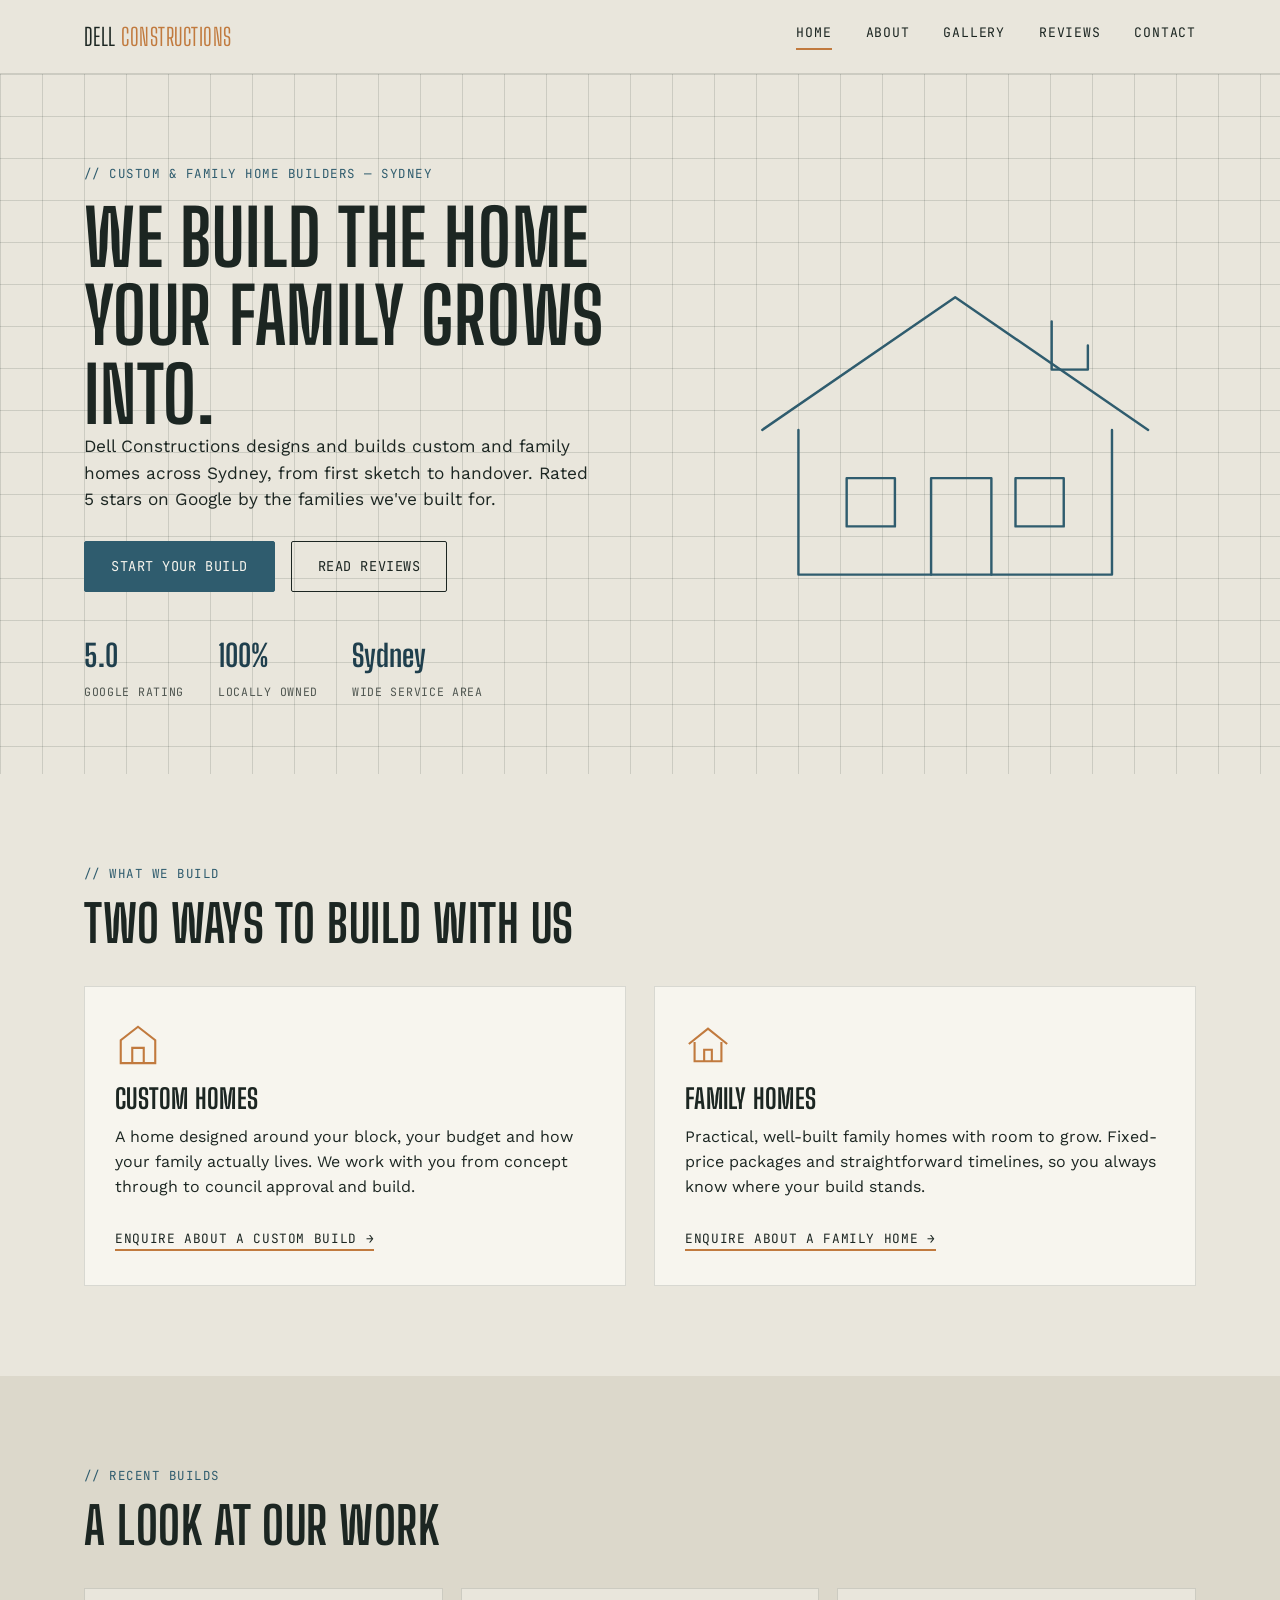
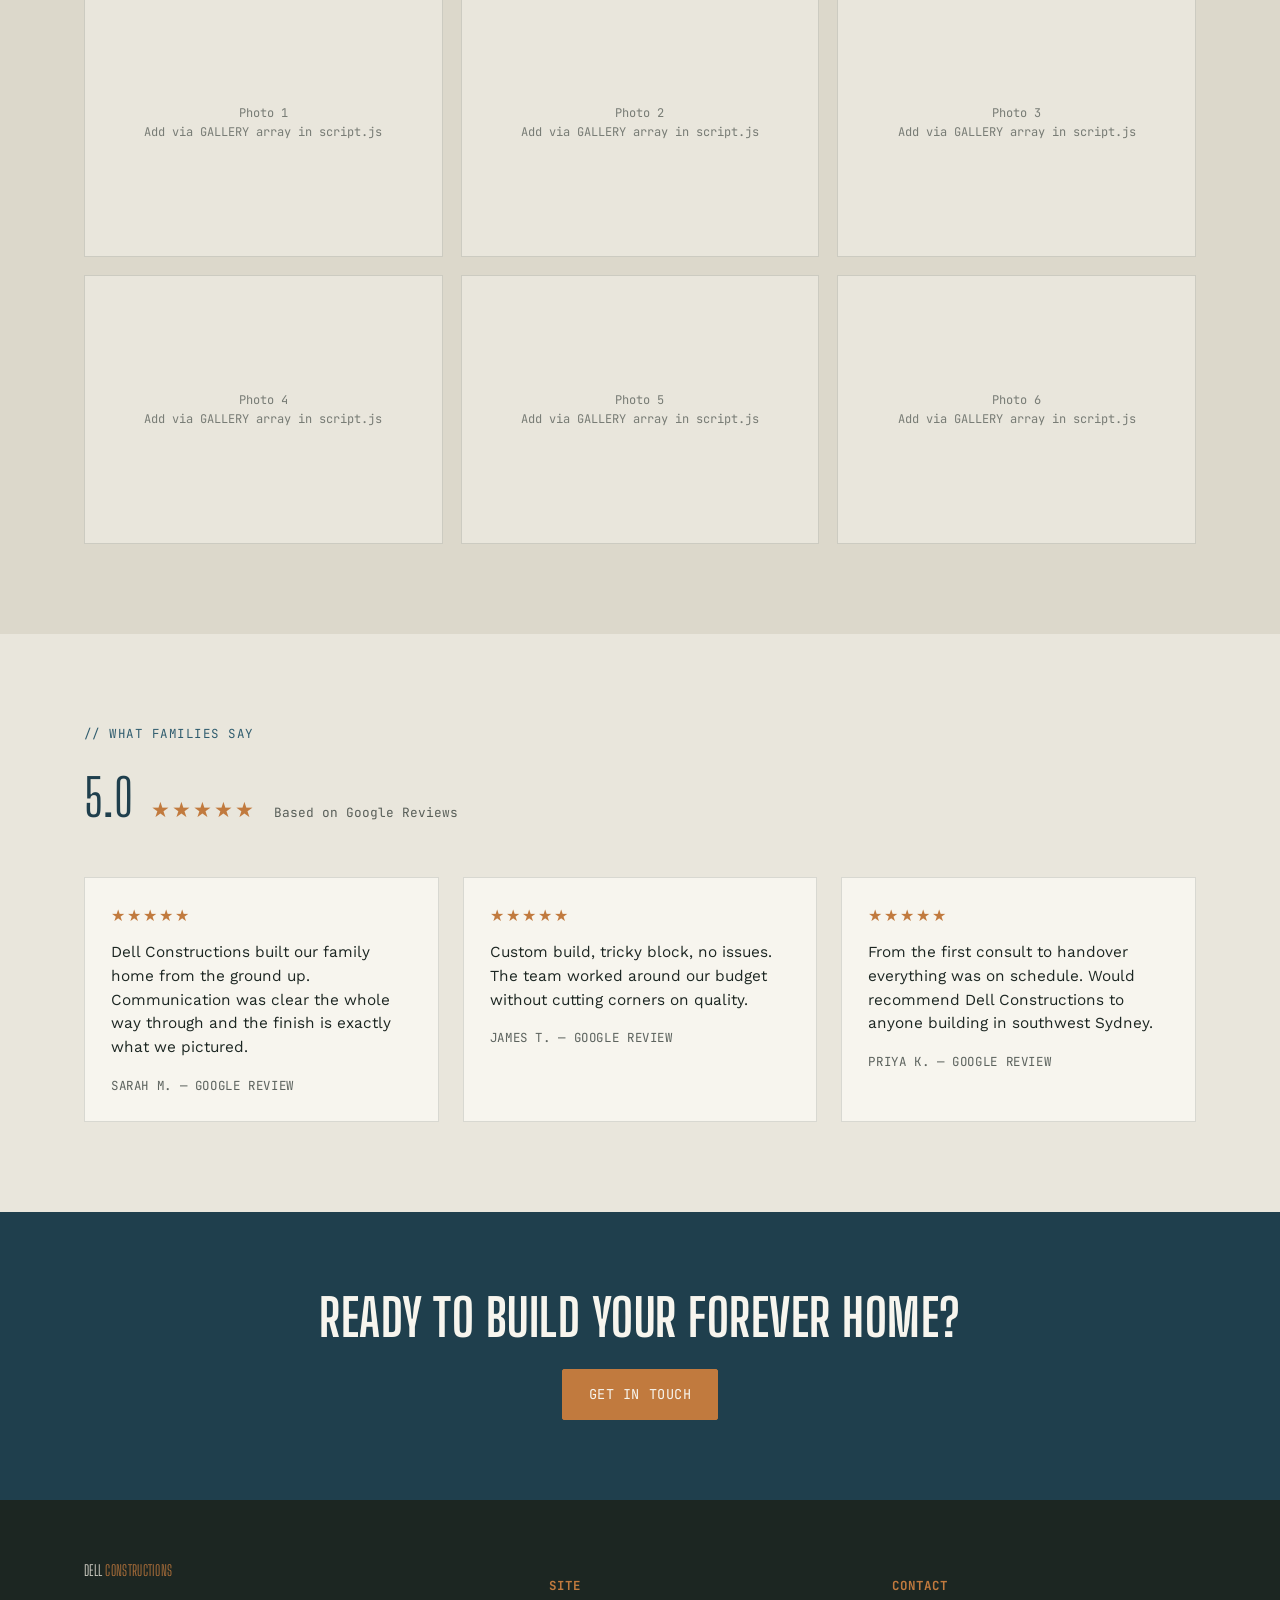
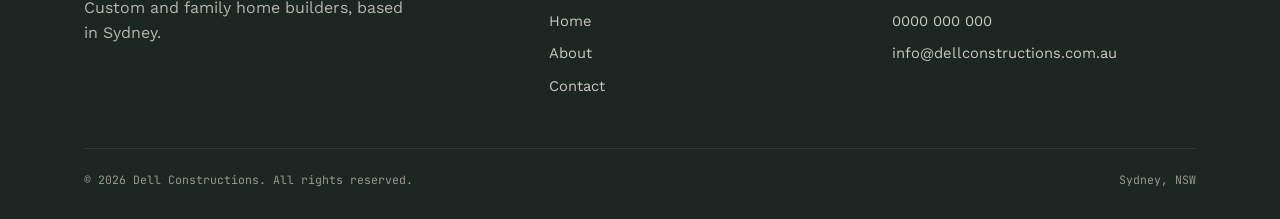
<file: index.html>
<!DOCTYPE html>
<html lang="en">
<head>
<meta charset="UTF-8">
<meta name="viewport" content="width=device-width, initial-scale=1.0">
<title>Dell Constructions | Custom &amp; Family Home Builders</title>
<meta name="description" content="Dell Constructions builds custom and family homes across Sydney. 5-star rated on Google. Get in touch to start your build.">
<link rel="preconnect" href="https://fonts.googleapis.com">
<link href="https://fonts.googleapis.com/css2?family=Big+Shoulders+Display:wght@600;700&family=Work+Sans:wght@400;500;600&family=JetBrains+Mono:wght@400;500&display=swap" rel="stylesheet">
<link rel="stylesheet" href="style.css">
</head>
<body>

<header class="site-header">
  <div class="container">
    <a href="index.html" class="logo">DELL <span>CONSTRUCTIONS</span></a>
    <nav class="main-nav">
      <a href="index.html" class="active">Home</a>
      <a href="about.html">About</a>
      <a href="index.html#gallery">Gallery</a>
      <a href="index.html#reviews">Reviews</a>
      <a href="contact.html">Contact</a>
    </nav>
    <button class="nav-toggle" aria-label="Toggle menu">
      <span></span><span></span><span></span>
    </button>
  </div>
</header>

<section class="hero">
  <div class="container">
    <div class="hero-content">
      <p class="eyebrow">// Custom &amp; family home builders — Sydney</p>
      <h1>We build the home your family grows into.</h1>
      <p class="hero-sub">Dell Constructions designs and builds custom and family homes across Sydney, from first sketch to handover. Rated 5 stars on Google by the families we've built for.</p>
      <div class="hero-cta">
        <a href="contact.html" class="btn-primary">Start your build</a>
        <a href="#reviews" class="btn-ghost">Read reviews</a>
      </div>
      <div class="hero-stats">
        <div class="stat"><strong>5.0</strong><small>Google rating</small></div>
        <div class="stat"><strong>100%</strong><small>Locally owned</small></div>
        <div class="stat"><strong>Sydney</strong><small>Wide service area</small></div>
      </div>
    </div>

    <div class="hero-blueprint">
      <svg viewBox="0 0 400 300" xmlns="http://www.w3.org/2000/svg">
        <path d="M40 150 L200 40 L360 150" />
        <path d="M70 150 L70 270 L330 270 L330 150" />
        <path d="M180 270 L180 190 L230 190 L230 270" />
        <path d="M110 190 L150 190 L150 230 L110 230 Z" />
        <path d="M250 190 L290 190 L290 230 L250 230 Z" />
        <path d="M280 60 L280 100 L310 100 L310 80" />
      </svg>
    </div>
  </div>
</section>

<section class="services">
  <div class="container">
    <p class="eyebrow">// What we build</p>
    <h2>Two ways to build with us</h2>
    <div class="services-grid">
      <div class="service-card">
        <div class="icon">
          <svg viewBox="0 0 48 48" fill="none" stroke="currentColor" stroke-width="2.2"><path d="M6 44V20l18-14 18 14v24H6z"/><path d="M18 44V28h12v16"/></svg>
        </div>
        <h3>Custom homes</h3>
        <p>A home designed around your block, your budget and how your family actually lives. We work with you from concept through to council approval and build.</p>
        <a href="contact.html">Enquire about a custom build →</a>
      </div>
      <div class="service-card">
        <div class="icon">
          <svg viewBox="0 0 48 48" fill="none" stroke="currentColor" stroke-width="2.2"><path d="M4 24l20-16 20 16"/><path d="M10 22v20h28V22"/><path d="M20 42V30h8v12"/></svg>
        </div>
        <h3>Family homes</h3>
        <p>Practical, well-built family homes with room to grow. Fixed-price packages and straightforward timelines, so you always know where your build stands.</p>
        <a href="contact.html">Enquire about a family home →</a>
      </div>
    </div>
  </div>
</section>

<section class="gallery" id="gallery">
  <div class="container">
    <p class="eyebrow">// Recent builds</p>
    <h2>A look at our work</h2>
    <div class="gallery-grid"><!-- filled by script.js --></div>
  </div>
</section>

<section class="reviews" id="reviews">
  <div class="container">
    <p class="eyebrow">// What families say</p>
    <div class="reviews-summary">
      <span class="score">5.0</span>
      <span class="stars">★★★★★</span>
      <span class="source">Based on Google Reviews</span>
    </div>
    <div class="reviews-grid"><!-- filled by script.js --></div>
  </div>
</section>

<section class="cta-band">
  <div class="container">
    <h2>Ready to build your forever home?</h2>
    <a href="contact.html" class="btn-primary">Get in touch</a>
  </div>
</section>

<footer class="site-footer">
  <div class="container">
    <div class="footer-grid">
      <div>
        <a href="index.html" class="logo">DELL <span>CONSTRUCTIONS</span></a>
        <p style="margin-top:14px; opacity:0.75; max-width:32ch;">Custom and family home builders, based in Sydney.</p>
      </div>
      <div>
        <h4>Site</h4>
        <a href="index.html">Home</a>
        <a href="about.html">About</a>
        <a href="contact.html">Contact</a>
      </div>
      <div>
        <h4>Contact</h4>
        <a href="tel:0000000000">0000 000 000</a>
        <a href="mailto:info@dellconstructions.com.au">info@dellconstructions.com.au</a>
      </div>
    </div>
    <div class="footer-bottom">
      <span>© <span id="year"></span> Dell Constructions. All rights reserved.</span>
      <span>Sydney, NSW</span>
    </div>
  </div>
</footer>

<script src="script.js"></script>
<script>document.getElementById("year").textContent = new Date().getFullYear();</script>
</body>
</html>
</file>
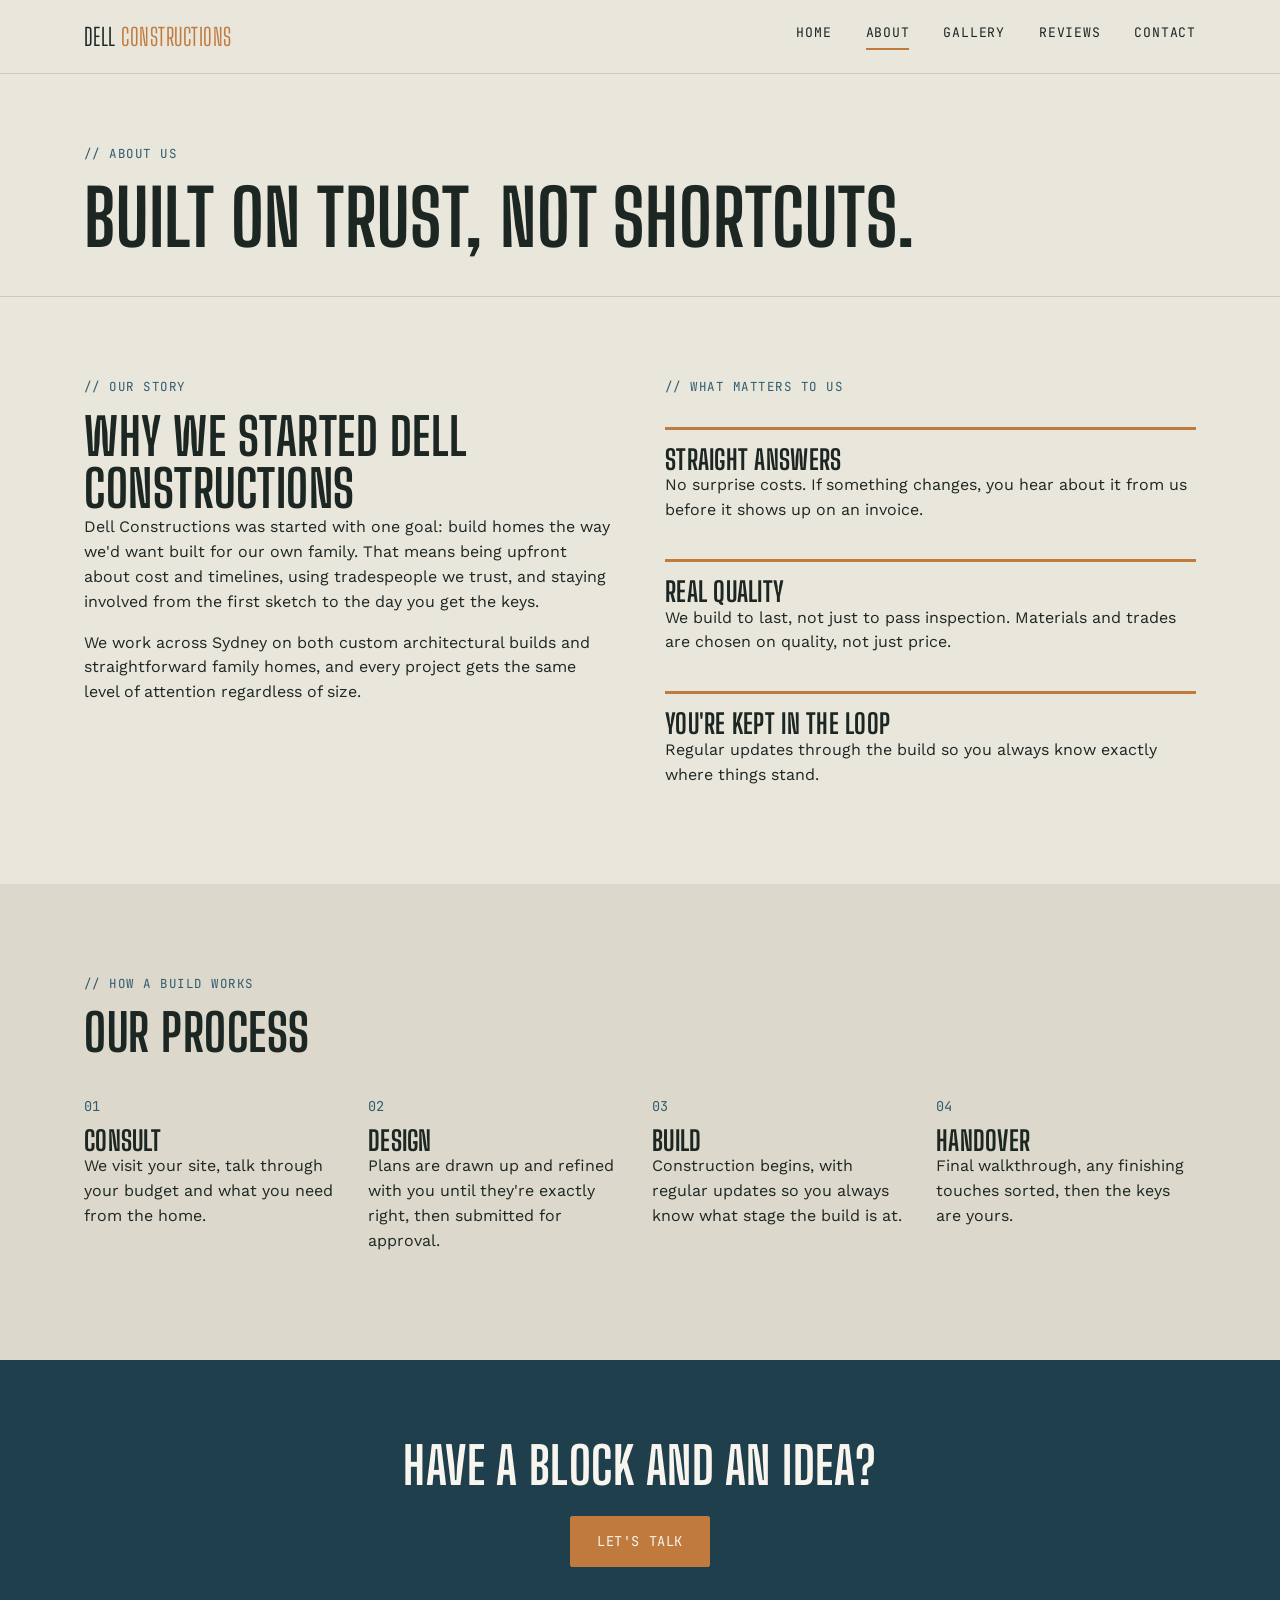
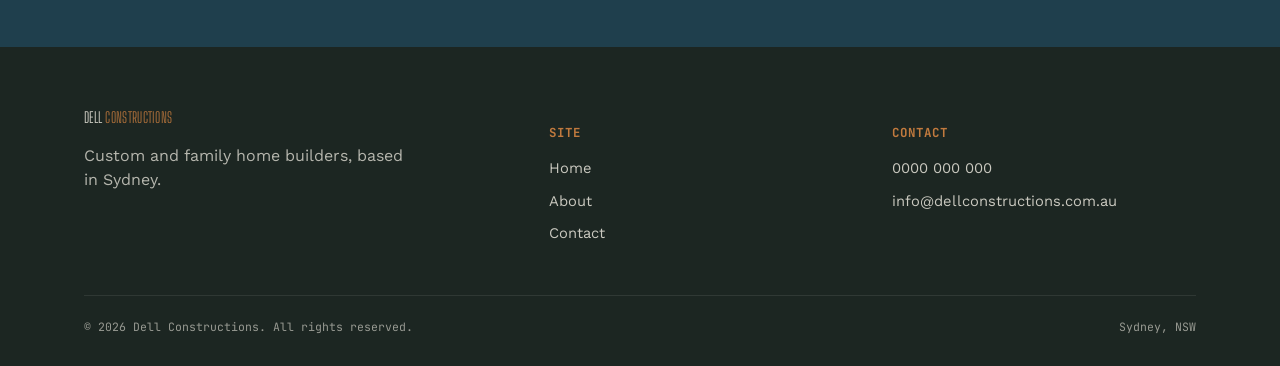
<file: about.html>
<!DOCTYPE html>
<html lang="en">
<head>
<meta charset="UTF-8">
<meta name="viewport" content="width=device-width, initial-scale=1.0">
<title>About | Dell Constructions</title>
<meta name="description" content="Dell Constructions is a Sydney-based custom and family home builder. Learn about our story, values and build process.">
<link rel="preconnect" href="https://fonts.googleapis.com">
<link href="https://fonts.googleapis.com/css2?family=Big+Shoulders+Display:wght@600;700&family=Work+Sans:wght@400;500;600&family=JetBrains+Mono:wght@400;500&display=swap" rel="stylesheet">
<link rel="stylesheet" href="style.css">
</head>
<body>

<header class="site-header">
  <div class="container">
    <a href="index.html" class="logo">DELL <span>CONSTRUCTIONS</span></a>
    <nav class="main-nav">
      <a href="index.html">Home</a>
      <a href="about.html" class="active">About</a>
      <a href="index.html#gallery">Gallery</a>
      <a href="index.html#reviews">Reviews</a>
      <a href="contact.html">Contact</a>
    </nav>
    <button class="nav-toggle" aria-label="Toggle menu">
      <span></span><span></span><span></span>
    </button>
  </div>
</header>

<section class="page-header">
  <div class="container">
    <p class="eyebrow">// About us</p>
    <h1>Built on trust, not shortcuts.</h1>
  </div>
</section>

<section class="about-story">
  <div class="container">
    <div>
      <p class="eyebrow">// Our story</p>
      <h2>Why we started Dell Constructions</h2>
      <p>Dell Constructions was started with one goal: build homes the way we'd want built for our own family. That means being upfront about cost and timelines, using tradespeople we trust, and staying involved from the first sketch to the day you get the keys.</p>
      <p>We work across Sydney on both custom architectural builds and straightforward family homes, and every project gets the same level of attention regardless of size.</p>
    </div>
    <div>
      <p class="eyebrow">// What matters to us</p>
      <div class="values-grid" style="grid-template-columns:1fr; gap:20px;">
        <div class="value-card">
          <h3>Straight answers</h3>
          <p>No surprise costs. If something changes, you hear about it from us before it shows up on an invoice.</p>
        </div>
        <div class="value-card">
          <h3>Real quality</h3>
          <p>We build to last, not just to pass inspection. Materials and trades are chosen on quality, not just price.</p>
        </div>
        <div class="value-card">
          <h3>You're kept in the loop</h3>
          <p>Regular updates through the build so you always know exactly where things stand.</p>
        </div>
      </div>
    </div>
  </div>
</section>

<section class="process">
  <div class="container">
    <p class="eyebrow">// How a build works</p>
    <h2>Our process</h2>
    <div class="process-steps">
      <div class="process-step">
        <div class="num">01</div>
        <h3>Consult</h3>
        <p>We visit your site, talk through your budget and what you need from the home.</p>
      </div>
      <div class="process-step">
        <div class="num">02</div>
        <h3>Design</h3>
        <p>Plans are drawn up and refined with you until they're exactly right, then submitted for approval.</p>
      </div>
      <div class="process-step">
        <div class="num">03</div>
        <h3>Build</h3>
        <p>Construction begins, with regular updates so you always know what stage the build is at.</p>
      </div>
      <div class="process-step">
        <div class="num">04</div>
        <h3>Handover</h3>
        <p>Final walkthrough, any finishing touches sorted, then the keys are yours.</p>
      </div>
    </div>
  </div>
</section>

<section class="cta-band">
  <div class="container">
    <h2>Have a block and an idea?</h2>
    <a href="contact.html" class="btn-primary">Let's talk</a>
  </div>
</section>

<footer class="site-footer">
  <div class="container">
    <div class="footer-grid">
      <div>
        <a href="index.html" class="logo">DELL <span>CONSTRUCTIONS</span></a>
        <p style="margin-top:14px; opacity:0.75; max-width:32ch;">Custom and family home builders, based in Sydney.</p>
      </div>
      <div>
        <h4>Site</h4>
        <a href="index.html">Home</a>
        <a href="about.html">About</a>
        <a href="contact.html">Contact</a>
      </div>
      <div>
        <h4>Contact</h4>
        <a href="tel:0000000000">0000 000 000</a>
        <a href="mailto:info@dellconstructions.com.au">info@dellconstructions.com.au</a>
      </div>
    </div>
    <div class="footer-bottom">
      <span>© <span id="year"></span> Dell Constructions. All rights reserved.</span>
      <span>Sydney, NSW</span>
    </div>
  </div>
</footer>

<script src="script.js"></script>
<script>document.getElementById("year").textContent = new Date().getFullYear();</script>
</body>
</html>
</file>
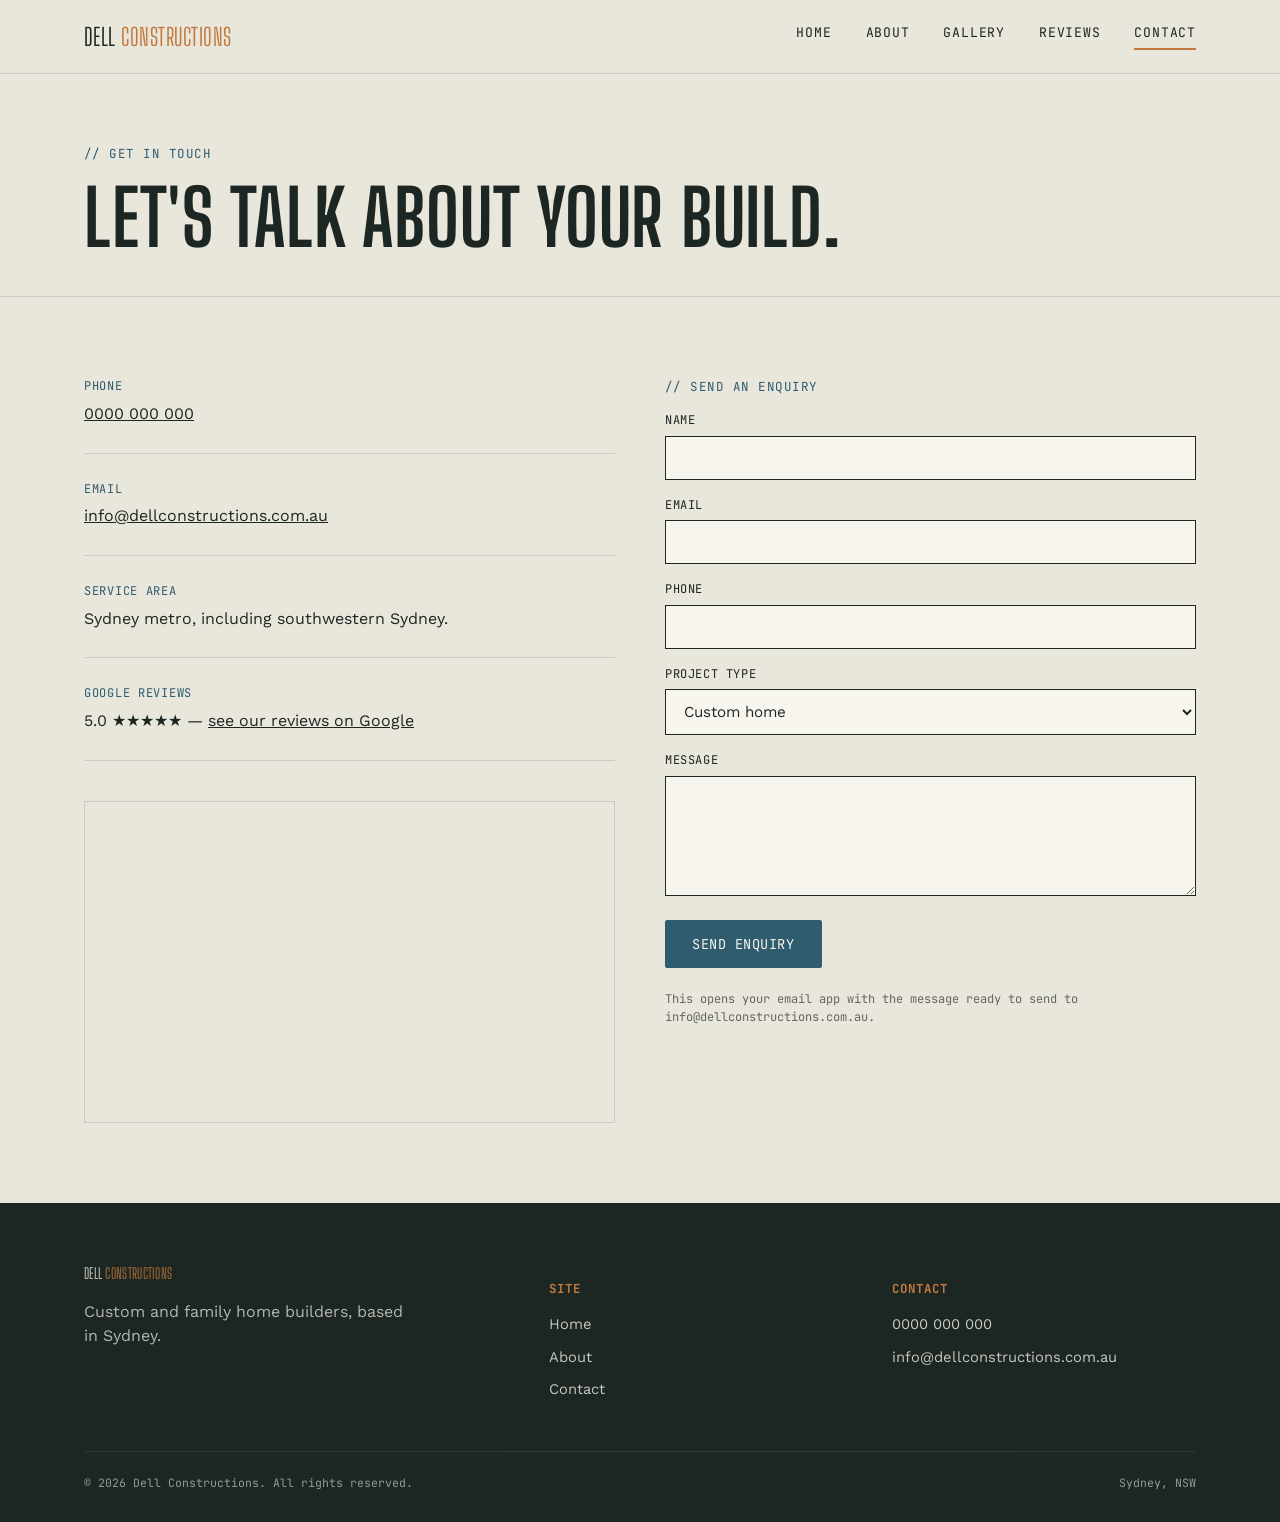
<file: contact.html>
<!DOCTYPE html>
<html lang="en">
<head>
<meta charset="UTF-8">
<meta name="viewport" content="width=device-width, initial-scale=1.0">
<title>Contact | Dell Constructions</title>
<meta name="description" content="Get in touch with Dell Constructions to start your custom or family home build in Sydney.">
<link rel="preconnect" href="https://fonts.googleapis.com">
<link href="https://fonts.googleapis.com/css2?family=Big+Shoulders+Display:wght@600;700&family=Work+Sans:wght@400;500;600&family=JetBrains+Mono:wght@400;500&display=swap" rel="stylesheet">
<link rel="stylesheet" href="style.css">
</head>
<body>

<header class="site-header">
  <div class="container">
    <a href="index.html" class="logo">DELL <span>CONSTRUCTIONS</span></a>
    <nav class="main-nav">
      <a href="index.html">Home</a>
      <a href="about.html">About</a>
      <a href="index.html#gallery">Gallery</a>
      <a href="index.html#reviews">Reviews</a>
      <a href="contact.html" class="active">Contact</a>
    </nav>
    <button class="nav-toggle" aria-label="Toggle menu">
      <span></span><span></span><span></span>
    </button>
  </div>
</header>

<section class="page-header">
  <div class="container">
    <p class="eyebrow">// Get in touch</p>
    <h1>Let's talk about your build.</h1>
  </div>
</section>

<section class="contact-section">
  <div class="container contact-grid">
    <div class="contact-details">
      <div class="detail">
        <div class="label">Phone</div>
        <a href="tel:0000000000">0000 000 000</a>
      </div>
      <div class="detail">
        <div class="label">Email</div>
        <a href="mailto:info@dellconstructions.com.au">info@dellconstructions.com.au</a>
      </div>
      <div class="detail">
        <div class="label">Service area</div>
        <p style="margin:0;">Sydney metro, including southwestern Sydney.</p>
      </div>
      <div class="detail">
        <div class="label">Google reviews</div>
        <p style="margin:0;">5.0 ★★★★★ — <a href="#" style="text-decoration:underline;">see our reviews on Google</a></p>
      </div>

      <div class="map-embed">
        <!--
          Replace the src below with your own Google Maps embed link:
          Google Maps → search your business → Share → Embed a map → copy the src URL
        -->
        <iframe
          src="https://www.google.com/maps/embed?pb=!1m18!1m12!1m3!1d105998.5!2d150.87!3d-33.94!2m3!1f0!2f0!3f0!3m2!1i1024!2i768!4f13.1!3m3!1m2!1s0x0%3A0x0!2zMzPCsDU2JzI0LjAiUyAxNTDCsDUyJzEyLjAiRQ!5e0!3m2!1sen!2sau!4v1234567890"
          loading="lazy"
          referrerpolicy="no-referrer-when-downgrade"
          allowfullscreen></iframe>
      </div>
    </div>

    <div>
      <p class="eyebrow">// Send an enquiry</p>
      <form class="contact-form">
        <div>
          <label for="name">Name</label>
          <input type="text" id="name" name="name" required>
        </div>
        <div>
          <label for="email">Email</label>
          <input type="email" id="email" name="email" required>
        </div>
        <div>
          <label for="phone">Phone</label>
          <input type="tel" id="phone" name="phone">
        </div>
        <div>
          <label for="project">Project type</label>
          <select id="project" name="project">
            <option>Custom home</option>
            <option>Family home</option>
            <option>Not sure yet</option>
          </select>
        </div>
        <div>
          <label for="message">Message</label>
          <textarea id="message" name="message" required></textarea>
        </div>
        <button type="submit" class="btn-primary">Send enquiry</button>
        <p class="form-note">This opens your email app with the message ready to send to info@dellconstructions.com.au.</p>
      </form>
    </div>
  </div>
</section>

<footer class="site-footer">
  <div class="container">
    <div class="footer-grid">
      <div>
        <a href="index.html" class="logo">DELL <span>CONSTRUCTIONS</span></a>
        <p style="margin-top:14px; opacity:0.75; max-width:32ch;">Custom and family home builders, based in Sydney.</p>
      </div>
      <div>
        <h4>Site</h4>
        <a href="index.html">Home</a>
        <a href="about.html">About</a>
        <a href="contact.html">Contact</a>
      </div>
      <div>
        <h4>Contact</h4>
        <a href="tel:0000000000">0000 000 000</a>
        <a href="mailto:info@dellconstructions.com.au">info@dellconstructions.com.au</a>
      </div>
    </div>
    <div class="footer-bottom">
      <span>© <span id="year"></span> Dell Constructions. All rights reserved.</span>
      <span>Sydney, NSW</span>
    </div>
  </div>
</footer>

<script src="script.js"></script>
<script>document.getElementById("year").textContent = new Date().getFullYear();</script>
</body>
</html>
</file>
<file: style.css>
/* ============================================================
   DELL CONSTRUCTIONS — STYLESHEET
   Design: blueprint / architectural theme
   ============================================================ */

:root {
  /* Colour tokens */
  --ink: #1c2622;          /* near-black charcoal-green, primary text */
  --paper: #e9e6dc;        /* warm stone paper, main background */
  --paper-dark: #dcd8cb;   /* slightly deeper paper, section alt */
  --blueprint: #2f5c6e;    /* steel blueprint blue, primary accent */
  --blueprint-dark: #1f3f4d;
  --timber: #c17a3e;       /* burnt timber orange, secondary accent */
  --sage: #6b7c63;         /* muted sage green, tertiary accent */
  --line: rgba(28, 38, 34, 0.14); /* hairline grid colour */
  --white: #f7f5ee;

  /* Type */
  --font-display: "Big Shoulders Display", sans-serif;
  --font-body: "Work Sans", sans-serif;
  --font-mono: "JetBrains Mono", monospace;
}

* { box-sizing: border-box; }
html { scroll-behavior: smooth; }

body {
  margin: 0;
  font-family: var(--font-body);
  background: var(--paper);
  color: var(--ink);
  line-height: 1.55;
}

img { max-width: 100%; display: block; }
a { color: inherit; }

h1, h2, h3 {
  font-family: var(--font-display);
  font-weight: 700;
  letter-spacing: 0.01em;
  line-height: 1.02;
  margin: 0;
  text-transform: uppercase;
}

h1 { font-size: clamp(2.6rem, 6vw, 5rem); }
h2 { font-size: clamp(2rem, 4vw, 3.2rem); }
h3 { font-size: clamp(1.3rem, 2.4vw, 1.7rem); }

p { margin: 0 0 1rem; }

.eyebrow {
  font-family: var(--font-mono);
  font-size: 0.78rem;
  letter-spacing: 0.12em;
  text-transform: uppercase;
  color: var(--blueprint);
  margin-bottom: 0.9rem;
}

.container {
  max-width: 1160px;
  margin: 0 auto;
  padding: 0 24px;
}

/* ---------- buttons ---------- */
.btn-primary, .btn-ghost {
  display: inline-flex;
  align-items: center;
  gap: 8px;
  font-family: var(--font-mono);
  font-size: 0.85rem;
  letter-spacing: 0.04em;
  text-transform: uppercase;
  text-decoration: none;
  padding: 14px 26px;
  border-radius: 2px;
  transition: transform 0.15s ease, background 0.15s ease, color 0.15s ease;
}

.btn-primary {
  background: var(--blueprint);
  color: var(--white);
  border: 1px solid var(--blueprint);
}
.btn-primary:hover { background: var(--blueprint-dark); transform: translateY(-2px); }

.btn-ghost {
  background: transparent;
  color: var(--ink);
  border: 1px solid var(--ink);
}
.btn-ghost:hover { background: var(--ink); color: var(--paper); transform: translateY(-2px); }

/* ============================================================
   HEADER
   ============================================================ */
.site-header {
  position: sticky;
  top: 0;
  z-index: 50;
  background: var(--paper);
  border-bottom: 1px solid var(--line);
}

.site-header .container {
  display: flex;
  align-items: center;
  justify-content: space-between;
  padding-top: 18px;
  padding-bottom: 18px;
}

.logo {
  font-family: var(--font-display);
  font-size: 1.5rem;
  text-transform: uppercase;
  letter-spacing: 0.02em;
  text-decoration: none;
  color: var(--ink);
}
.logo span { color: var(--timber); }

.main-nav {
  display: flex;
  align-items: center;
  gap: 34px;
}

.main-nav a {
  font-family: var(--font-mono);
  font-size: 0.82rem;
  letter-spacing: 0.06em;
  text-transform: uppercase;
  text-decoration: none;
  color: var(--ink);
  padding-bottom: 4px;
  border-bottom: 2px solid transparent;
}
.main-nav a:hover,
.main-nav a.active { border-bottom-color: var(--timber); }

.nav-toggle {
  display: none;
  flex-direction: column;
  gap: 5px;
  background: none;
  border: none;
  cursor: pointer;
  padding: 6px;
}
.nav-toggle span {
  width: 26px;
  height: 2px;
  background: var(--ink);
}

@media (max-width: 780px) {
  .main-nav {
    position: absolute;
    top: 100%;
    left: 0;
    right: 0;
    background: var(--paper);
    flex-direction: column;
    align-items: flex-start;
    gap: 0;
    border-bottom: 1px solid var(--line);
    max-height: 0;
    overflow: hidden;
    transition: max-height 0.25s ease;
  }
  .main-nav.open { max-height: 320px; }
  .main-nav a {
    width: 100%;
    padding: 16px 24px;
    border-bottom: 1px solid var(--line);
  }
  .nav-toggle { display: flex; }
}

/* ============================================================
   HERO
   ============================================================ */
.hero {
  position: relative;
  overflow: hidden;
  padding: 90px 0 70px;
  background-image:
    linear-gradient(var(--line) 1px, transparent 1px),
    linear-gradient(90deg, var(--line) 1px, transparent 1px);
  background-size: 42px 42px;
}

.hero .container {
  display: grid;
  grid-template-columns: 1.1fr 0.9fr;
  gap: 40px;
  align-items: center;
}

.hero-sub {
  max-width: 46ch;
  font-size: 1.08rem;
}

.hero-cta {
  display: flex;
  gap: 16px;
  margin: 28px 0 40px;
  flex-wrap: wrap;
}

.hero-stats {
  display: flex;
  gap: 34px;
  flex-wrap: wrap;
}
.hero-stats .stat {
  font-family: var(--font-mono);
}
.hero-stats .stat strong {
  display: block;
  font-family: var(--font-display);
  font-size: 1.9rem;
  color: var(--blueprint-dark);
}
.hero-stats .stat small {
  font-size: 0.72rem;
  letter-spacing: 0.06em;
  text-transform: uppercase;
  color: var(--ink);
  opacity: 0.75;
}

.hero-blueprint svg { width: 100%; height: auto; }
.hero-blueprint path,
.hero-blueprint line {
  fill: none;
  stroke: var(--blueprint);
  stroke-width: 2;
  stroke-linecap: round;
  stroke-linejoin: round;
  stroke-dasharray: 1400;
  stroke-dashoffset: 1400;
  transition: stroke-dashoffset 2.2s ease;
}
.hero-blueprint.drawn path,
.hero-blueprint.drawn line { stroke-dashoffset: 0; }

@media (max-width: 900px) {
  .hero .container { grid-template-columns: 1fr; }
  .hero-blueprint { order: -1; max-width: 340px; margin: 0 auto; }
}

/* ============================================================
   SERVICES
   ============================================================ */
.services { padding: 90px 0; }

.services-grid {
  display: grid;
  grid-template-columns: repeat(2, 1fr);
  gap: 28px;
  margin-top: 36px;
}

.service-card {
  background: var(--white);
  border: 1px solid var(--line);
  padding: 34px 30px;
}

.service-card .icon {
  width: 46px;
  height: 46px;
  margin-bottom: 18px;
  color: var(--timber);
}
.service-card .icon svg { width: 100%; height: 100%; }

.service-card h3 { margin-bottom: 12px; }

.service-card a {
  display: inline-block;
  margin-top: 14px;
  font-family: var(--font-mono);
  font-size: 0.8rem;
  text-transform: uppercase;
  letter-spacing: 0.05em;
  text-decoration: none;
  border-bottom: 2px solid var(--timber);
}

@media (max-width: 700px) {
  .services-grid { grid-template-columns: 1fr; }
}

/* ============================================================
   GALLERY
   ============================================================ */
.gallery { padding: 90px 0; background: var(--paper-dark); }

.gallery-grid {
  display: grid;
  grid-template-columns: repeat(3, 1fr);
  gap: 18px;
  margin-top: 36px;
}

.gallery-item {
  aspect-ratio: 4 / 3;
  overflow: hidden;
  border: 1px solid var(--line);
  background: var(--paper);
  position: relative;
}
.gallery-item img { width: 100%; height: 100%; object-fit: cover; }
.gallery-item .caption {
  position: absolute;
  left: 0; right: 0; bottom: 0;
  background: linear-gradient(transparent, rgba(28,38,34,0.75));
  color: var(--white);
  font-family: var(--font-mono);
  font-size: 0.75rem;
  letter-spacing: 0.04em;
  padding: 22px 14px 10px;
}

.gallery-placeholder {
  width: 100%;
  height: 100%;
  display: flex;
  align-items: center;
  justify-content: center;
  text-align: center;
  font-family: var(--font-mono);
  font-size: 0.75rem;
  color: var(--ink);
  opacity: 0.55;
  padding: 12px;
}

@media (max-width: 900px) {
  .gallery-grid { grid-template-columns: repeat(2, 1fr); }
}
@media (max-width: 560px) {
  .gallery-grid { grid-template-columns: 1fr; }
}

/* ============================================================
   REVIEWS
   ============================================================ */
.reviews { padding: 90px 0; }

.reviews-summary {
  display: flex;
  align-items: baseline;
  gap: 18px;
  margin-bottom: 40px;
  flex-wrap: wrap;
}
.reviews-summary .score {
  font-family: var(--font-display);
  font-size: 3.2rem;
  color: var(--blueprint-dark);
}
.reviews-summary .stars { color: var(--timber); font-size: 1.3rem; letter-spacing: 2px; }
.reviews-summary .source { font-family: var(--font-mono); font-size: 0.8rem; opacity: 0.7; }

.reviews-grid {
  display: grid;
  grid-template-columns: repeat(3, 1fr);
  gap: 24px;
}

.review-card {
  background: var(--white);
  border: 1px solid var(--line);
  padding: 26px;
}
.review-card .stars { color: var(--timber); letter-spacing: 2px; margin-bottom: 12px; }
.review-card p { font-size: 0.96rem; }
.review-card .reviewer {
  font-family: var(--font-mono);
  font-size: 0.78rem;
  text-transform: uppercase;
  letter-spacing: 0.05em;
  opacity: 0.7;
  margin-top: 14px;
}

@media (max-width: 900px) {
  .reviews-grid { grid-template-columns: 1fr; }
}

/* ============================================================
   CTA BAND
   ============================================================ */
.cta-band {
  background: var(--blueprint-dark);
  color: var(--white);
  padding: 80px 0;
  text-align: center;
}
.cta-band h2 { color: var(--white); margin-bottom: 24px; }
.cta-band .btn-primary { background: var(--timber); border-color: var(--timber); }
.cta-band .btn-primary:hover { background: #a6672f; }

/* ============================================================
   ABOUT PAGE
   ============================================================ */
.page-header {
  padding: 70px 0 40px;
  border-bottom: 1px solid var(--line);
}

.about-story { padding: 80px 0; }
.about-story .container { display: grid; grid-template-columns: 1fr 1fr; gap: 50px; }
@media (max-width: 850px) { .about-story .container { grid-template-columns: 1fr; } }

.values-grid {
  display: grid;
  grid-template-columns: repeat(3, 1fr);
  gap: 28px;
  margin-top: 30px;
}
@media (max-width: 800px) { .values-grid { grid-template-columns: 1fr; } }

.value-card {
  border-top: 3px solid var(--timber);
  padding-top: 16px;
}

.process { padding: 90px 0; background: var(--paper-dark); }
.process-steps {
  display: grid;
  grid-template-columns: repeat(4, 1fr);
  gap: 24px;
  margin-top: 36px;
}
@media (max-width: 900px) { .process-steps { grid-template-columns: 1fr 1fr; } }
@media (max-width: 560px) { .process-steps { grid-template-columns: 1fr; } }

.process-step .num {
  font-family: var(--font-mono);
  color: var(--blueprint);
  font-size: 0.85rem;
  margin-bottom: 10px;
}

/* ============================================================
   CONTACT PAGE
   ============================================================ */
.contact-section { padding: 80px 0; }
.contact-grid {
  display: grid;
  grid-template-columns: 1fr 1fr;
  gap: 50px;
}
@media (max-width: 850px) { .contact-grid { grid-template-columns: 1fr; } }

.contact-details .detail {
  margin-bottom: 26px;
  padding-bottom: 26px;
  border-bottom: 1px solid var(--line);
}
.contact-details .detail:last-child { border-bottom: none; }
.contact-details .detail .label {
  font-family: var(--font-mono);
  font-size: 0.75rem;
  text-transform: uppercase;
  letter-spacing: 0.06em;
  color: var(--blueprint);
  margin-bottom: 6px;
}

form.contact-form {
  display: flex;
  flex-direction: column;
  gap: 16px;
}
.contact-form label {
  font-family: var(--font-mono);
  font-size: 0.75rem;
  text-transform: uppercase;
  letter-spacing: 0.05em;
  margin-bottom: 6px;
  display: block;
}
.contact-form input,
.contact-form select,
.contact-form textarea {
  width: 100%;
  padding: 12px 14px;
  border: 1px solid var(--ink);
  background: var(--white);
  font-family: var(--font-body);
  font-size: 0.95rem;
  color: var(--ink);
}
.contact-form textarea { min-height: 120px; resize: vertical; }
.contact-form button {
  align-self: flex-start;
  cursor: pointer;
  border: 1px solid var(--blueprint);
}
.form-note {
  font-family: var(--font-mono);
  font-size: 0.75rem;
  opacity: 0.65;
  margin-top: 6px;
}

.map-embed {
  margin-top: 40px;
  border: 1px solid var(--line);
  filter: grayscale(35%);
}
.map-embed iframe { width: 100%; height: 320px; border: 0; display: block; }

/* ============================================================
   FOOTER
   ============================================================ */
.site-footer {
  background: var(--ink);
  color: var(--paper);
  padding: 60px 0 30px;
}
.footer-grid {
  display: grid;
  grid-template-columns: 1.4fr 1fr 1fr;
  gap: 40px;
  margin-bottom: 40px;
}
@media (max-width: 700px) { .footer-grid { grid-template-columns: 1fr; } }

.site-footer .logo { color: var(--paper); }
.footer-grid h4 {
  font-family: var(--font-mono);
  font-size: 0.78rem;
  text-transform: uppercase;
  letter-spacing: 0.08em;
  color: var(--timber);
  margin-bottom: 14px;
}
.footer-grid a {
  display: block;
  text-decoration: none;
  color: var(--paper);
  opacity: 0.85;
  margin-bottom: 10px;
  font-size: 0.92rem;
}
.footer-grid a:hover { opacity: 1; text-decoration: underline; }

.footer-bottom {
  border-top: 1px solid rgba(247,245,238,0.15);
  padding-top: 22px;
  font-family: var(--font-mono);
  font-size: 0.72rem;
  opacity: 0.6;
  display: flex;
  justify-content: space-between;
  flex-wrap: wrap;
  gap: 10px;
}

/* Reduced motion */
@media (prefers-reduced-motion: reduce) {
  html { scroll-behavior: auto; }
  .hero-blueprint path,
  .hero-blueprint line { transition: none; stroke-dashoffset: 0; }
}
</file>
